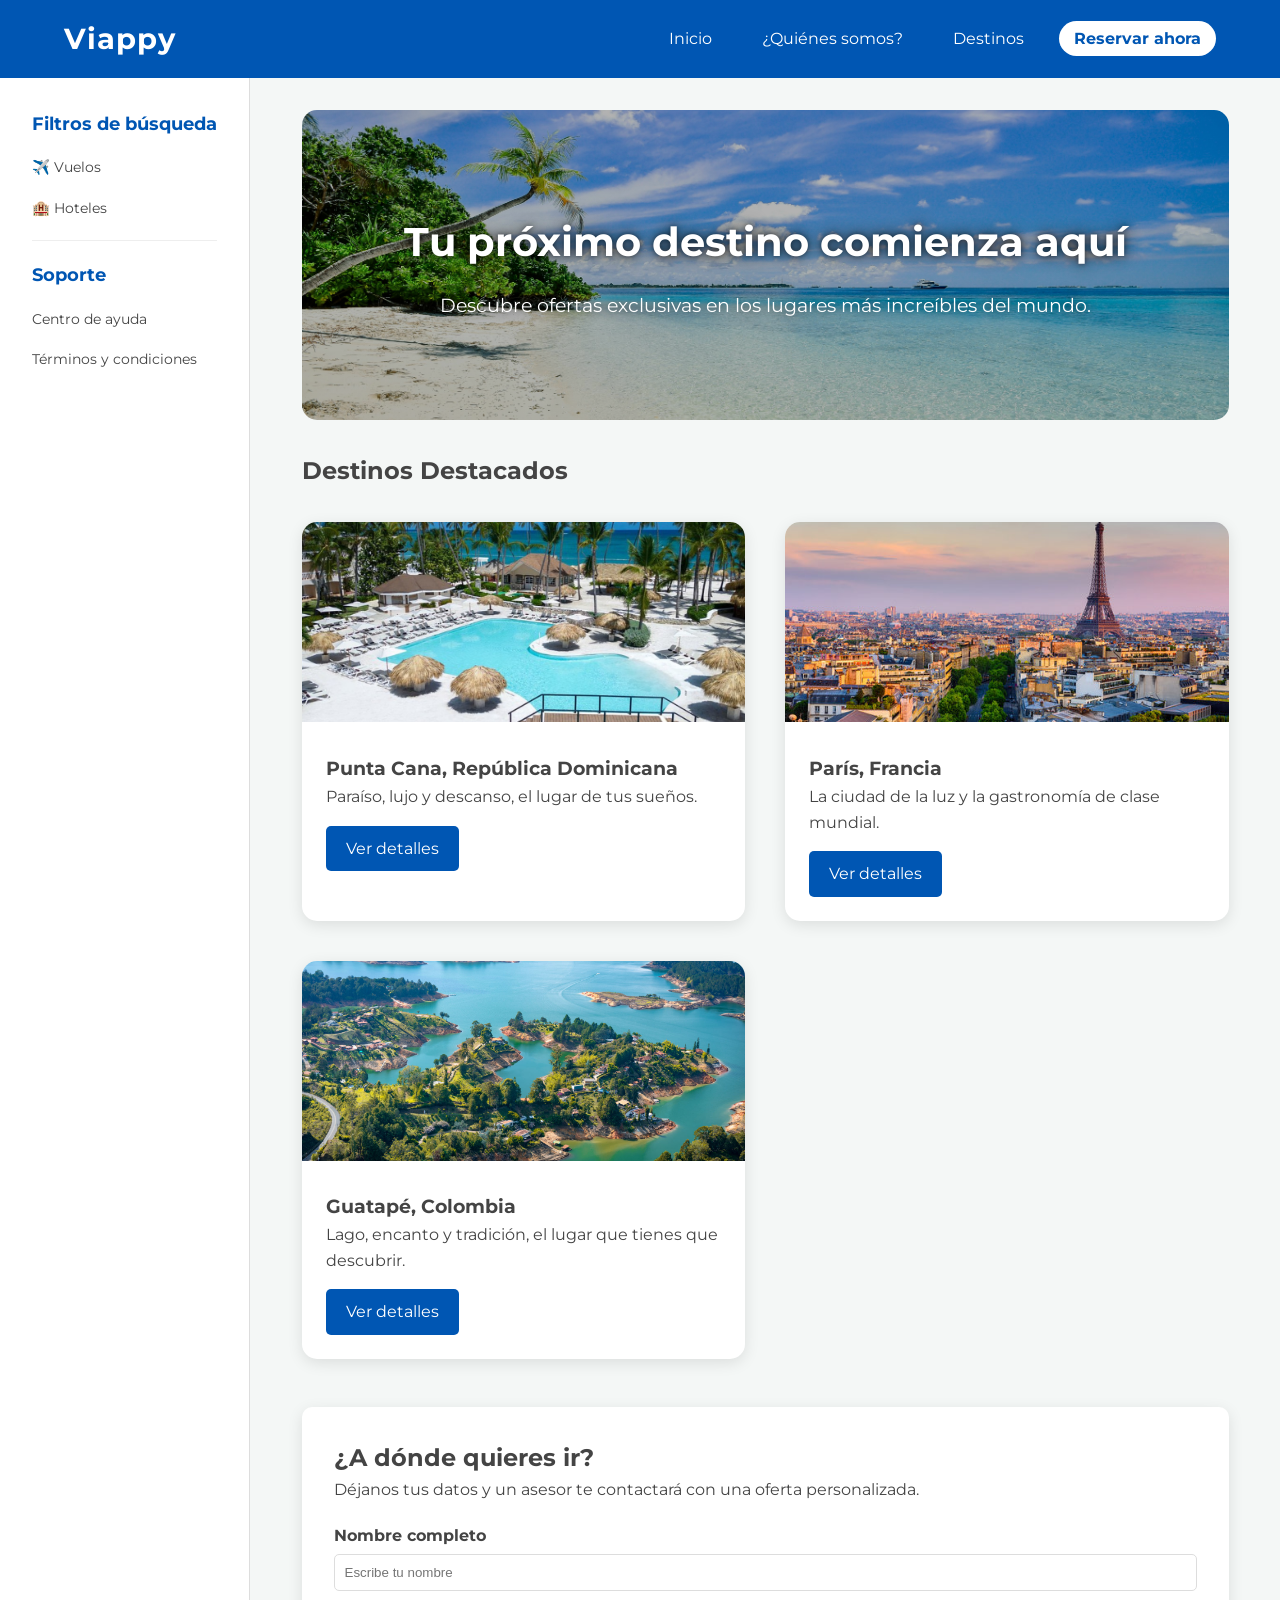
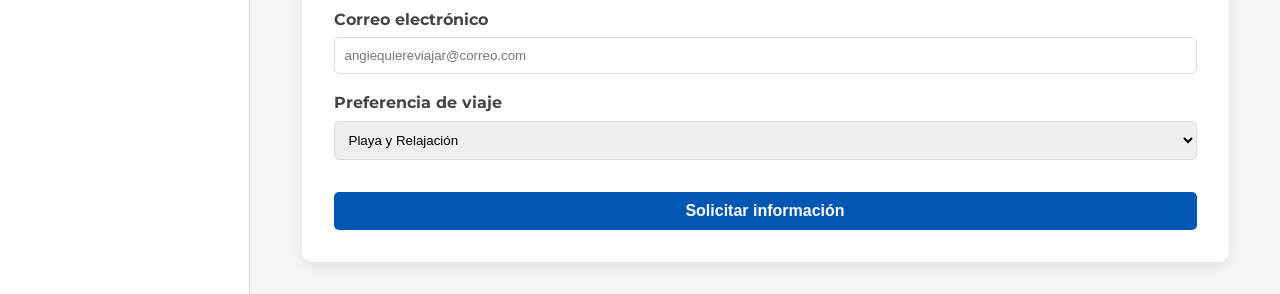
<file: index.html>
<!DOCTYPE html>
<html lang="es">
<head>
    <meta charset="UTF-8">
    <meta name="author" content="Valencia Serrano Cynthia Carolina">
    <meta name="viewport" content="width=device-width, initial-scale=1.0">
    <title>Viappy | Explora el mundo</title>
    <link href="https://fonts.googleapis.com/css2?family=Montserrat:wght@300;400;700&display=swap" rel="stylesheet">
    <link rel="stylesheet" href="css/mis-estilos.css">
</head>
<body>

    <nav class="navbar">
        <div class="logo">Viappy</div>
        <ul class="nav-links">
            <li><a href="#">Inicio</a></li>
            <li><a href="paginas/quienesomos.html">¿Quiénes somos?</a></li>
            <li><a href="paginas/destinos.html">Destinos</a></li>
            <li><a href="paginas/reserva.html" class="btn-nav">Reservar ahora</a></li>
        </ul>
    </nav>

    <div class="main-container">
        <aside class="sidebar">
            <h3>Filtros de búsqueda</h3>
            <ul>
                <li><a href="#">✈️ Vuelos </a></li>
                <li><a href="#">🏨 Hoteles </a></li>
            </ul>
            <hr style="margin: 20px 0; border: 0; border-top: 1px solid #eee;">
            <h3>Soporte</h3>
            <ul>
                <li><a href="#">Centro de ayuda</a></li>
                <li><a href="#">Términos y condiciones</a></li>
            </ul>
        </aside>

        <main class="content">
            <header class="hero">
                <h1>Tu próximo destino comienza aquí</h1>
                <p>Descubre ofertas exclusivas en los lugares más increíbles del mundo.</p>
            </header>

            <h2>Destinos Destacados</h2>
            <div class="destinos-grid">
                <!-- Tarjeta 1 -->
                <article class="card">
                    <img src="images/puntacanaviappy.jpg" alt="Bali">
                    <div class="card-body">
                        <h3>Punta Cana, República Dominicana</h3>
                        <p>Paraíso, lujo y descanso, el lugar de tus sueños.</p>
                        <a href="#" class="btn-card">Ver detalles</a>
                    </div>
                </article>

                <!-- Tarjeta 3 -->
                <article class="card">
                    <img src="images/parisfranciaviappy.jpg" alt="París">
                    <div class="card-body">
                        <h3>París, Francia</h3>
                        <p>La ciudad de la luz y la gastronomía de clase mundial.</p>
                        <a href="#" class="btn-card">Ver detalles</a>
                    </div>
                </article>

                                <article class="card">
                    <img src="images/guatapeviappy.jpg" alt="Venecia">
                    <div class="card-body">
                        <h3>Guatapé, Colombia</h3>
                        <p>Lago, encanto y tradición, el lugar que tienes que descubrir.</p>
                        <a href="#" class="btn-card">Ver detalles</a>
                    </div>
                </article>

            </div>
            <section class="form-section">
                <h2>¿A dónde quieres ir?</h2>
                <p>Déjanos tus datos y un asesor te contactará con una oferta personalizada.</p>
                <form style="margin-top: 20px;">
                    <div class="form-group">
                        <label>Nombre completo</label>
                        <input type="text" placeholder="Escribe tu nombre">
                    </div>
                    <div class="form-group">
                        <label>Correo electrónico</label>
                        <input type="email" placeholder="angiequiereviajar@correo.com">
                    </div>
                    <div class="form-group">
                        <label>Preferencia de viaje</label>
                        <select>
                            <option>Playa y Relajación</option>
                            <option>Aventura y Montaña</option>
                            <option>Cultura y Ciudad</option>
                        </select>
                    </div>
                    <button type="submit" class="btn-card" style="border: none; width: 100%; cursor: pointer; font-size: 1rem; font-weight: bold;">
                        Solicitar información
                    </button>
                </form>
            </section>
        </main>
    </div>

</body>
</html>
</file>
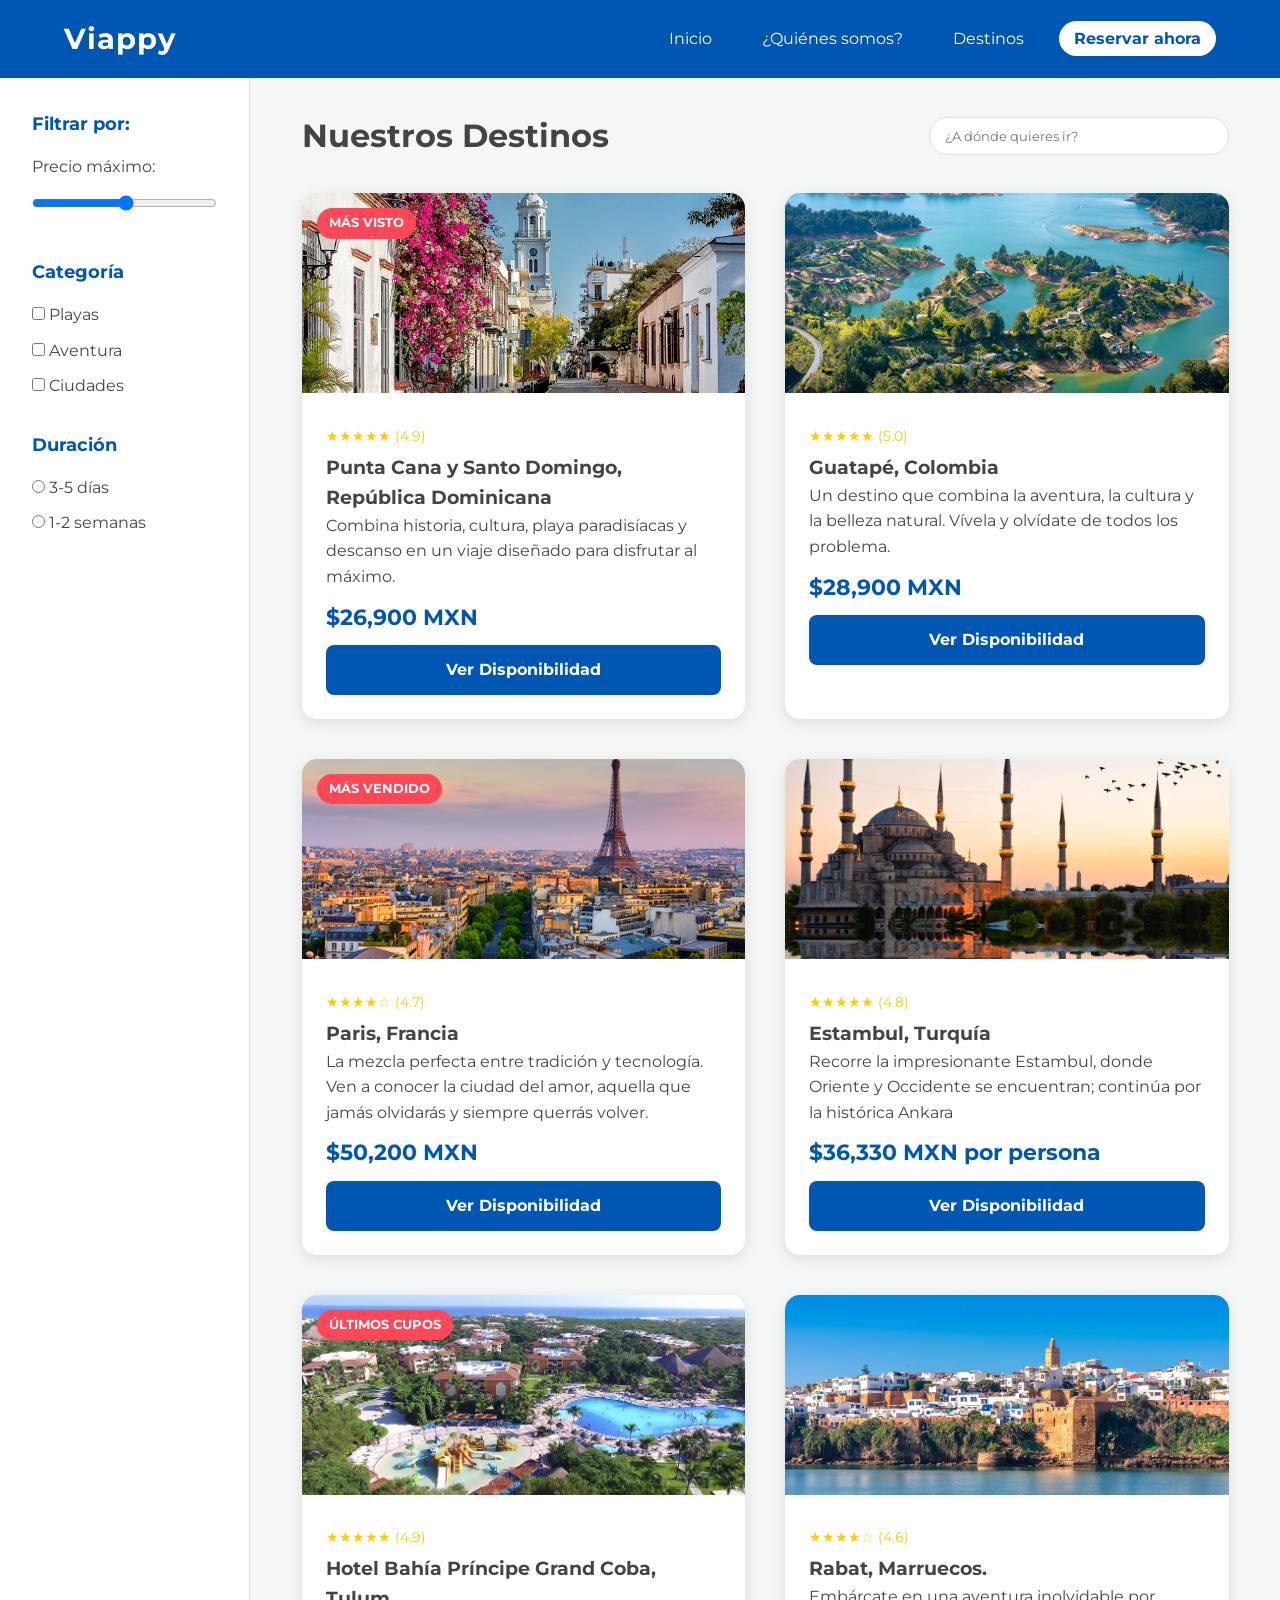
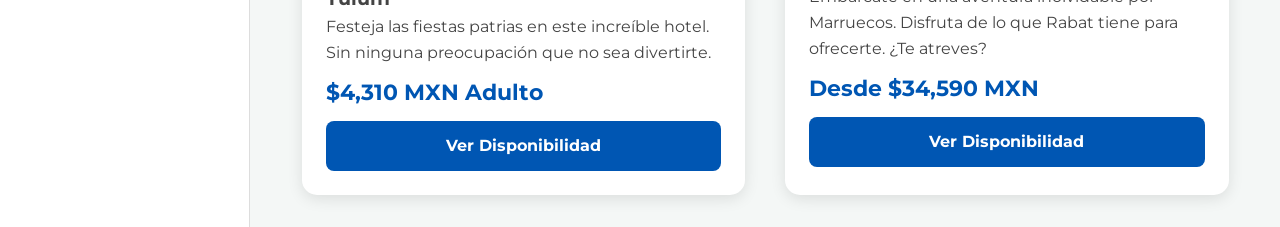
<file: paginas/destinos.html>
<!DOCTYPE html>
<html lang="es">
<head>
    <meta charset="UTF-8">
    <meta name="author" content="Novelo Chan Mabel Alejandra">
    <meta name="viewport" content="width=device-width, initial-scale=1.0">
    <title>Destinos | Viappy</title>
    <link href="https://fonts.googleapis.com/css2?family=Montserrat:wght@300;400;700&display=swap" rel="stylesheet">
    <link rel="stylesheet" href="../css/mis-estilos.css">
</head>
<body>

    <nav class="navbar">
        <a href="index.html" class="logo">Viappy</a>
        <ul class="nav-links">
            <li><a href="../index.html">Inicio</a></li>
            <li><a href="quienesomos.html">¿Quiénes somos?</a></li>
            <li><a href="#">Destinos</a></li>
            <li><a href="reserva.html" class="btn-nav">Reservar ahora</a></li>
        </ul>
    </nav>

    <div class="main-container">
        <aside class="sidebar">
            <h3>Filtrar por:</h3>
            <p>Precio máximo:</p>
            <input type="range" min="500" max="5000" step="100">
            
            <h3 style="margin-top: 2rem;">Categoría</h3>
            <label style="display: block; margin-bottom: 10px;"><input type="checkbox"> Playas</label>
            <label style="display: block; margin-bottom: 10px;"><input type="checkbox"> Aventura</label>
            <label style="display: block; margin-bottom: 10px;"><input type="checkbox"> Ciudades</label>
            
            <h3 style="margin-top: 2rem;">Duración</h3>
            <label style="display: block; margin-bottom: 10px;"><input type="radio" name="dur"> 3-5 días</label>
            <label style="display: block; margin-bottom: 10px;"><input type="radio" name="dur"> 1-2 semanas</label>
        </aside>

        <main class="content">
            <header class="destinos-header">
                <h1>Nuestros Destinos</h1>
                <input type="text" class="search-box" placeholder="¿A dónde quieres ir?">
            </header>

            <div class="destinos-grid">
                <article class="card">
                    <span class="badge">MÁS VISTO</span>
                    <img src="../images/santodomingo.jpg" class="card-img" alt="Pueblo Mágico">
                    <div class="card-body">
                        <div class="rating">★★★★★ (4.9)</div>
                        <h3>Punta Cana y Santo Domingo, República Dominicana</h3>
                        <p>Combina historia, cultura, playa paradisíacas y descanso en un viaje diseñado para disfrutar al máximo.</p>
                        <div class="price-tag">$26,900 MXN</div>
                        <a href="#" class="btn-ver">Ver Disponibilidad</a>
                    </div>
                </article>

                <article class="card">
                    <img src="../images/guatapeviappy.jpg" class="card-img" alt="Santorini">
                    <div class="card-body">
                        <div class="rating">★★★★★ (5.0)</div>
                        <h3>Guatapé, Colombia</h3>
                        <p>Un destino que combina la aventura, la cultura y la belleza natural. Vívela y olvídate de todos los problema.</p>
                        <div class="price-tag">$28,900 MXN</div>
                        <a href="#" class="btn-ver">Ver Disponibilidad</a>
                    </div>
                </article>

                <article class="card">
                    <span class="badge">MÁS VENDIDO</span>
                    <img src="../images/parisfranciaviappy.jpg" class="card-img" alt="Tokio">
                    <div class="card-body">
                        <div class="rating">★★★★☆ (4.7)</div>
                        <h3>Paris, Francia</h3>
                        <p>La mezcla perfecta entre tradición y tecnología. Ven a conocer la ciudad del amor, aquella que jamás olvidarás y siempre querrás volver.</p>
                        <div class="price-tag">$50,200 MXN</div>
                        <a href="#" class="btn-ver">Ver Disponibilidad</a>
                    </div>
                </article>

                <article class="card">
                    <img src="../images/estambul.jpg" class="card-img" alt="Suiza">
                    <div class="card-body">
                        <div class="rating">★★★★★ (4.8)</div>
                        <h3>Estambul, Turquía</h3>
                        <p> Recorre la impresionante Estambul, donde Oriente y Occidente se encuentran; continúa por la histórica Ankara</p>
                        <div class="price-tag">$36,330 MXN por persona</div>
                        <a href="#" class="btn-ver">Ver Disponibilidad</a>
                    </div>
                </article>

                <article class="card">
                    <span class="badge">ÚLTIMOS CUPOS</span>
                    <img src="../images/bahiaprincipe.jpg" class="card-img" alt="Bali">
                    <div class="card-body">
                        <div class="rating">★★★★★ (4.9)</div>
                        <h3>Hotel Bahía Príncipe Grand Coba, Tulum</h3>
                        <p>Festeja las fiestas patrias en este increíble hotel. Sin ninguna preocupación que no sea divertirte. </p>
                        <div class="price-tag">$4,310 MXN Adulto</div>
                        <a href="#" class="btn-ver">Ver Disponibilidad</a>
                    </div>
                </article>

                <article class="card">
                    <img src="../images/rabatmarruecos.jpg" class="card-img" alt="Nueva York">
                    <div class="card-body">
                        <div class="rating">★★★★☆ (4.6)</div>
                        <h3>Rabat, Marruecos.</h3>
                        <p>Embárcate en una aventura inolvidable por Marruecos. Disfruta de lo que Rabat tiene para ofrecerte. ¿Te atreves?</p>
                        <div class="price-tag">Desde $34,590 MXN</div>
                        <a href="#" class="btn-ver">Ver Disponibilidad</a>
                    </div>
                </article>
            </div>
        </main>
    </div>

</body>
</html>
</file>
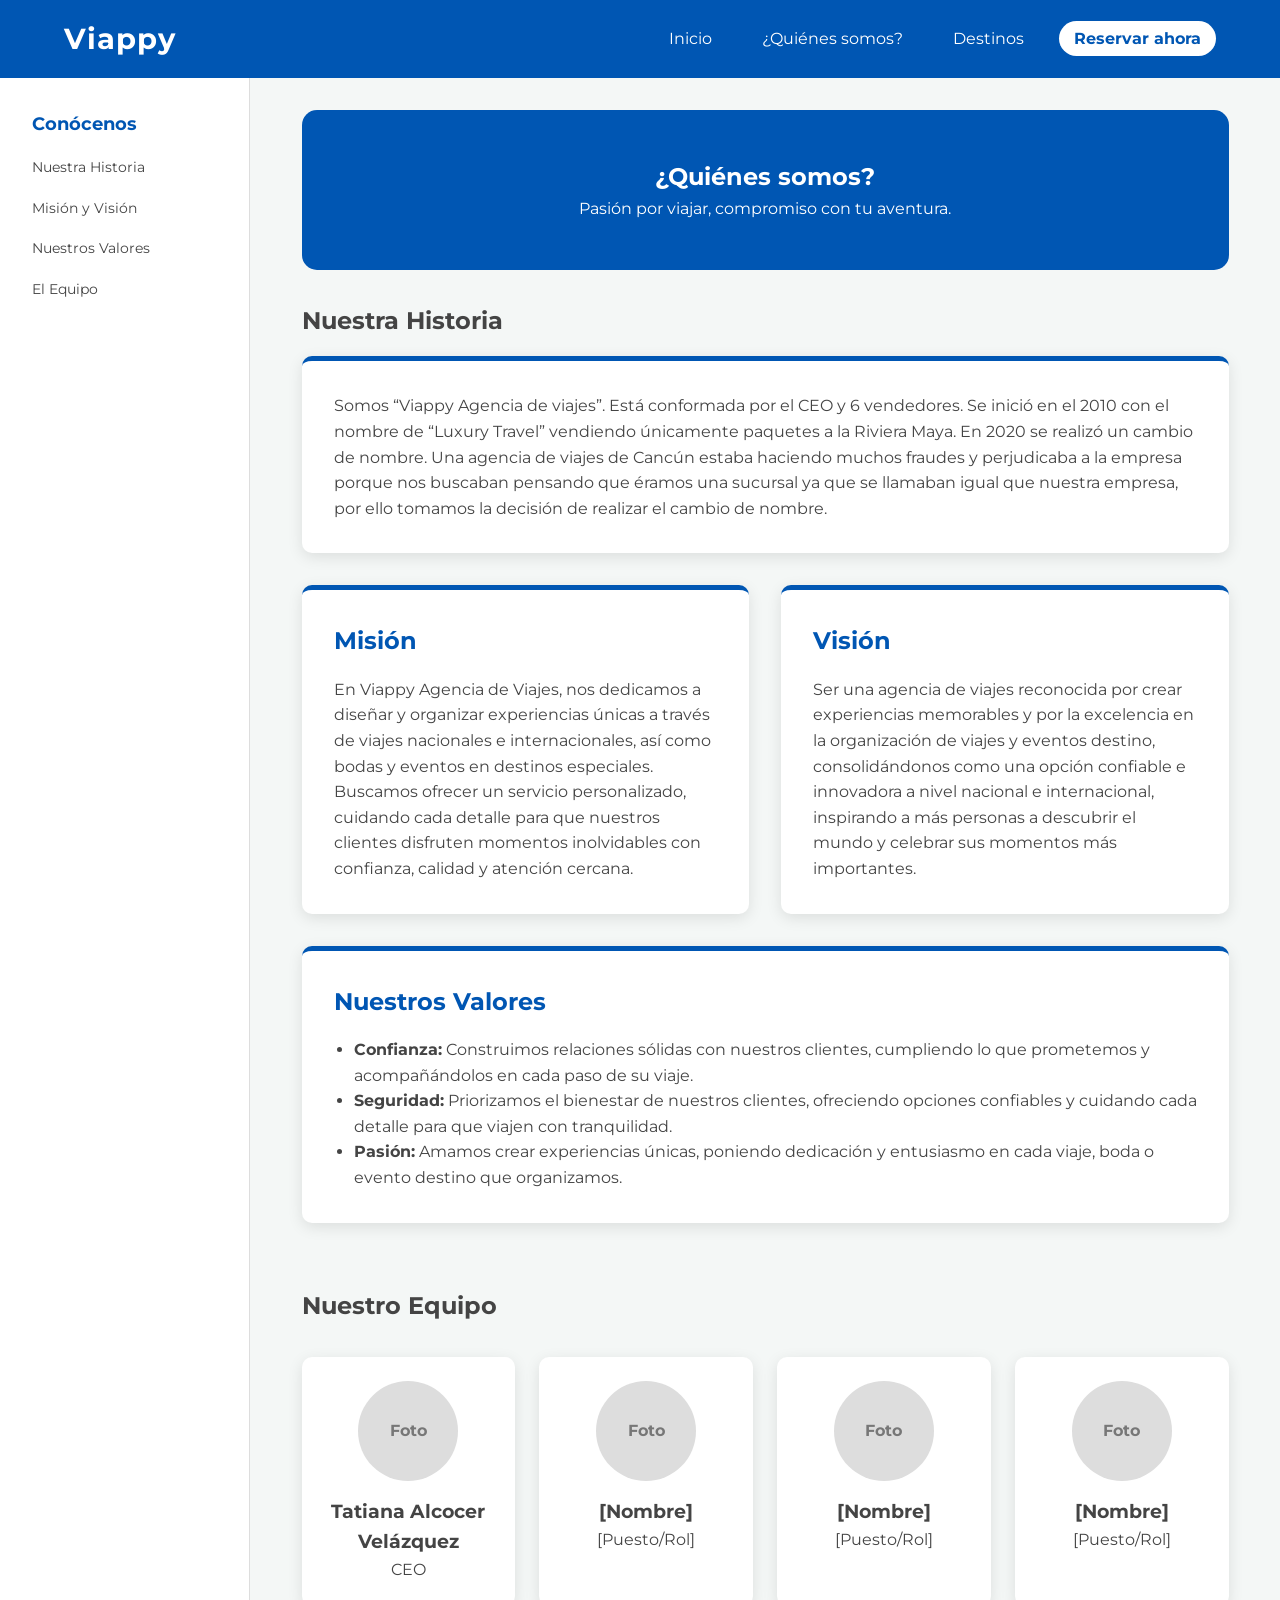
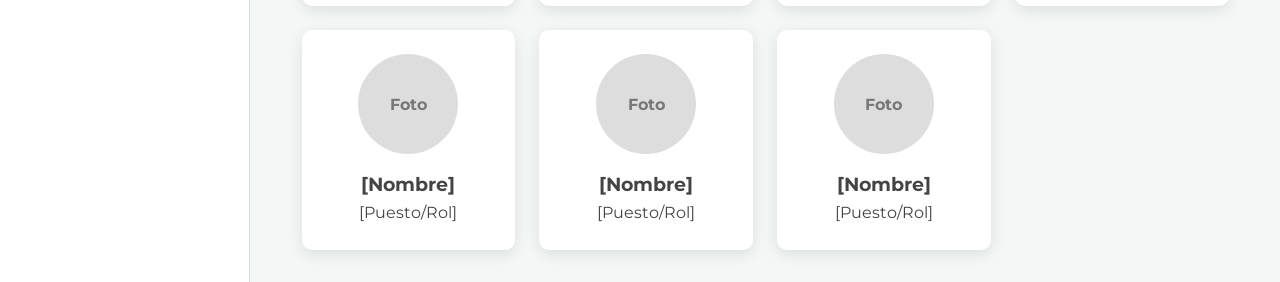
<file: paginas/quienesomos.html>
<!DOCTYPE html>
<html lang="es">
<head>
    <meta charset="UTF-8">
    <meta name="author" content="Avilés Jiménez Víctor Antonio">
    <meta name="viewport" content="width=device-width, initial-scale=1.0">
    <title>¿Quiénes Somos? | Viappy</title>
    <link href="https://fonts.googleapis.com/css2?family=Montserrat:wght@300;400;700&display=swap" rel="stylesheet">
    <link rel="stylesheet" href="../css/mis-estilos.css">
</head>
<body>

    <nav class="navbar">
        <a href="index.html" class="logo">Viappy</a>
        <ul class="nav-links">
            <li><a href="../index.html">Inicio</a></li>
            <li><a href="#">¿Quiénes somos?</a></li>
            <li><a href="destinos.html">Destinos</a></li>
            <li><a href="reserva.html" class="btn-nav">Reservar ahora</a></li>
        </ul>
    </nav>

    <div class="main-container">
        <aside class="sidebar">
            <h3>Conócenos</h3>
            <ul>
                <li><a href="#historia">Nuestra Historia</a></li>
                <li><a href="#mision">Misión y Visión</a></li>
                <li><a href="#valores">Nuestros Valores</a></li>
                <li><a href="#equipo">El Equipo</a></li>
            </ul>
        </aside>

        <main class="content">
            <section class="info-header">
                <h1>¿Quiénes somos?</h1>
                <p>Pasión por viajar, compromiso con tu aventura.</p>
            </section>

            <section id="historia">
                <h2>Nuestra Historia</h2>
                <div class="info-card" style="margin-top: 1rem;">
                    <p>Somos “Viappy Agencia de viajes”. Está conformada por el CEO y 6 vendedores.
                    Se inició en el 2010 con el nombre de “Luxury Travel” vendiendo únicamente paquetes a la Riviera Maya. En 2020 se realizó un cambio de nombre. Una agencia de viajes de Cancún estaba haciendo muchos fraudes y perjudicaba a la empresa porque nos buscaban pensando que éramos una sucursal ya que se llamaban igual que nuestra empresa, por ello tomamos la decisión de realizar el cambio de nombre.
                    </p>
                </div>
            </section>

            <div class="grid-info">
                <section id="mision" class="info-card">
                    <h2>Misión</h2>
                    <p>En Viappy Agencia de Viajes, nos dedicamos a diseñar y organizar experiencias únicas a través de viajes nacionales e internacionales, así como bodas y eventos en destinos especiales. Buscamos ofrecer un servicio personalizado, cuidando cada detalle para que nuestros clientes disfruten momentos inolvidables con confianza, calidad y atención cercana.
                    </p>
                </section>

                <section id="vision" class="info-card">
                    <h2>Visión</h2>
                    <p>Ser una agencia de viajes reconocida por crear experiencias memorables y por la excelencia en la organización de viajes y eventos destino, consolidándonos como una opción confiable e innovadora a nivel nacional e internacional, inspirando a más personas a descubrir el mundo y celebrar sus momentos más importantes.</p>
                </section>
            </div>

            <section id="valores" class="info-card" style="margin-top: 2rem;">
                <h2>Nuestros Valores</h2>
                <ul style="margin-left: 20px; margin-top: 10px;">
                    <li><strong>Confianza:</strong> Construimos relaciones sólidas con nuestros clientes, cumpliendo lo que prometemos y acompañándolos en cada paso de su viaje.</li>
                    <li><strong>Seguridad:</strong> Priorizamos el bienestar de nuestros clientes, ofreciendo opciones confiables y cuidando cada detalle para que viajen con tranquilidad.</li>
                    <li><strong>Pasión:</strong> Amamos crear experiencias únicas, poniendo dedicación y entusiasmo en cada viaje, boda o evento destino que organizamos.</li>
                </ul>
            </section>

            <section id="equipo" class="team-section">
                <h2>Nuestro Equipo</h2>
                <div class="team-grid">
                    <article class="member-card">
                        <div class="member-photo">Foto</div>
                        <h3>Tatiana Alcocer Velázquez </h3>
                        <p>CEO</p>
                    </article>
                    <article class="member-card">
                        <div class="member-photo">Foto</div>
                        <h3>[Nombre]</h3>
                        <p>[Puesto/Rol]</p>
                    </article>
                    <article class="member-card">
                        <div class="member-photo">Foto</div>
                        <h3>[Nombre]</h3>
                        <p>[Puesto/Rol]</p>
                    </article>
                    <article class="member-card">
                        <div class="member-photo">Foto</div>
                        <h3>[Nombre]</h3>
                        <p>[Puesto/Rol]</p>
                    </article>
                    <article class="member-card">
                        <div class="member-photo">Foto</div>
                        <h3>[Nombre]</h3>
                        <p>[Puesto/Rol]</p>
                    </article>
                    <article class="member-card">
                        <div class="member-photo">Foto</div>
                        <h3>[Nombre]</h3>
                        <p>[Puesto/Rol]</p>
                    </article>
                    <article class="member-card">
                        <div class="member-photo">Foto</div>
                        <h3>[Nombre]</h3>
                        <p>[Puesto/Rol]</p>
                    </article>
                </div>
            </section>
        </main>
    </div>

</body>
</html>
</file>
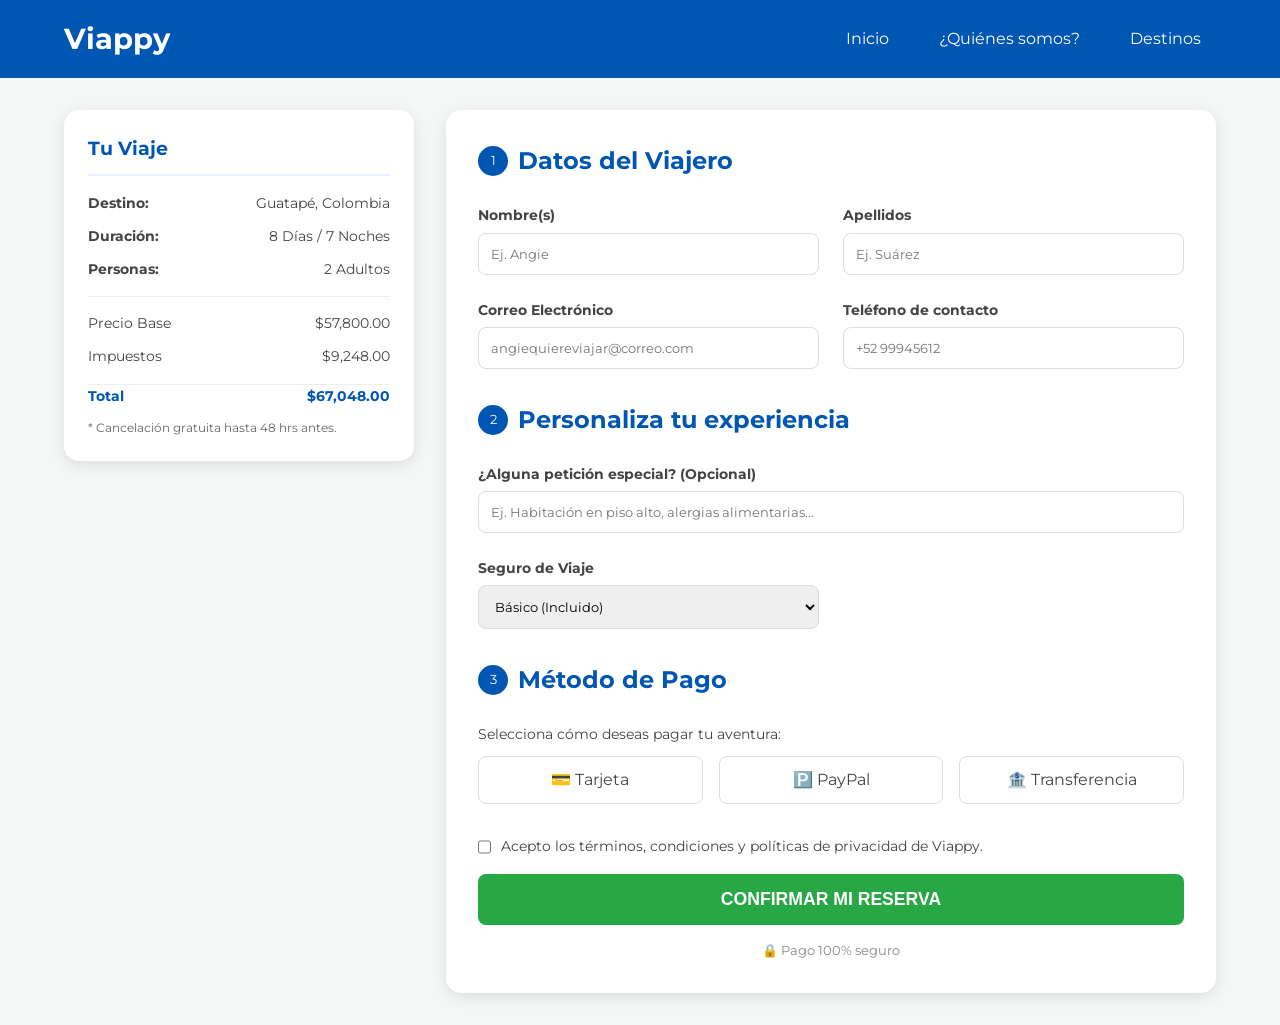
<file: paginas/reserva.html>
<!DOCTYPE html>
<html lang="es">
<head>
    <meta charset="UTF-8">
    <meta name="author" content="Paredes Mena Ingrid Belén">
    <meta name="viewport" content="width=device-width, initial-scale=1.0">
    <title>Reserva tu Viaje | Viappy</title>
    <link href="https://fonts.googleapis.com/css2?family=Montserrat:wght@300;400;700&display=swap" rel="stylesheet">
    <style>
        :root {
            --azul-principal: #0056b3;
            --azul-oscuro: #003d80;
            --azul-claro: #e7f1ff;
            --blanco: #ffffff;
            --gris-texto: #444;
            --verde-exito: #28a745;
            --sombra: 0 4px 15px rgba(0,0,0,0.1);
        }

        * { box-sizing: border-box; margin: 0; padding: 0; }

        body {
            font-family: 'Montserrat', sans-serif;
            line-height: 1.6;
            color: var(--gris-texto);
            background-color: #f4f7f6;
        }

        .navbar {
            background-color: var(--azul-principal);
            padding: 1rem 5%;
            display: flex;
            justify-content: space-between;
            align-items: center;
            position: sticky;
            top: 0;
            z-index: 1000;
            color: white;
        }

        .logo { font-size: 1.8rem; font-weight: 700; text-decoration: none; color: white; }

        .nav-links { display: flex; gap: 20px; list-style: none; }
        .nav-links a { color: white; text-decoration: none; padding: 8px 15px; }


        .main-container {
            display: grid;
            grid-template-columns: 350px 1fr;
            gap: 2rem;
            padding: 2rem 5%;
            max-width: 1400px;
            margin: 0 auto;
        }

        .resumen-sidebar {
            background-color: var(--blanco);
            padding: 1.5rem;
            border-radius: 15px;
            box-shadow: var(--sombra);
            height: fit-content;
            position: sticky;
            top: 100px;
        }

        .resumen-sidebar h3 { color: var(--azul-principal); border-bottom: 2px solid var(--azul-claro); padding-bottom: 10px; margin-bottom: 1rem; }
        
        .detalle-item { display: flex; justify-content: space-between; margin-bottom: 10px; font-size: 0.9rem; }
        .total-pago { font-size: 1.5rem; font-weight: 700; color: var(--azul-principal); margin-top: 1rem; border-top: 1px solid #eee; pt: 10px; }

        /* Contenido del Formulario */
        .booking-content { background: white; padding: 2rem; border-radius: 15px; box-shadow: var(--sombra); }

        .section-title { display: flex; align-items: center; gap: 10px; margin-bottom: 1.5rem; color: var(--azul-principal); }
        .step-num { background: var(--azul-principal); color: white; width: 30px; height: 30px; border-radius: 50%; display: flex; align-items: center; justify-content: center; font-size: 0.8rem; }

        .grid-form { display: grid; grid-template-columns: 1fr 1fr; gap: 1.5rem; margin-bottom: 2rem; }
        
        .form-group { display: flex; flex-direction: column; }
        .form-group label { font-weight: 700; margin-bottom: 5px; font-size: 0.9rem; }
        .form-group input, .form-group select { padding: 12px; border: 1px solid #ddd; border-radius: 8px; font-family: inherit; }

        .full-width { grid-column: span 2; }

        /* Métodos de Pago Simulados */
        .payment-methods { display: flex; gap: 1rem; margin-top: 10px; }
        .method { border: 1px solid #ddd; padding: 10px; border-radius: 8px; flex: 1; text-align: center; cursor: pointer; transition: 0.3s; }
        .method:hover { border-color: var(--azul-principal); background: var(--azul-claro); }

        .btn-confirmar {
            width: 100%;
            background: var(--verde-exito);
            color: white;
            border: none;
            padding: 15px;
            border-radius: 8px;
            font-size: 1.1rem;
            font-weight: 700;
            cursor: pointer;
            transition: 0.3s;
            margin-top: 1rem;
        }

        .btn-confirmar:hover { background: #218838; transform: translateY(-2px); }

        .secure-note { font-size: 0.8rem; text-align: center; margin-top: 1rem; color: #888; }

        @media (max-width: 900px) {
            .main-container { grid-template-columns: 1fr; }
            .resumen-sidebar { order: -1; position: static; }
            .grid-form { grid-template-columns: 1fr; }
            .full-width { grid-column: span 1; }
        }
    </style>
</head>
<body>

    <nav class="navbar">
        <a href="index.html" class="logo">Viappy</a>
        <ul class="nav-links">
            <li><a href="../index.html">Inicio</a></li>
            <li><a href="quienesomos.html">¿Quiénes somos?</a></li>
            <li><a href="destinos.html">Destinos</a></li>
        </ul>
    </nav>

    <div class="main-container">
        <!-- Sidebar: Resumen de lo que el usuario está reservando -->
        <aside class="resumen-sidebar">
            <h3>Tu Viaje</h3>
            <div class="detalle-item"><strong>Destino:</strong> <span>Guatapé, Colombia</span></div>
            <div class="detalle-item"><strong>Duración:</strong> <span>8 Días / 7 Noches</span></div>
            <div class="detalle-item"><strong>Personas:</strong> <span>2 Adultos</span></div>
            <hr style="margin: 15px 0; border: 0; border-top: 1px solid #eee;">
            <div class="detalle-item"><span>Precio Base</span> <span>$57,800.00</span></div>
            <div class="detalle-item"><span>Impuestos</span> <span>$9,248.00</span></div>
            <div class="total-pago">
                <div class="detalle-item"><span>Total</span> <span>$67,048.00</span></div>
            </div>
            <p style="font-size: 0.75rem; color: #666; margin-top: 10px;">* Cancelación gratuita hasta 48 hrs antes.</p>
        </aside>

        <!-- Formulario Principal -->
        <main class="booking-content">
            <form>
                <!-- Paso 1: Información del Viajero -->
                <div class="section-title">
                    <span class="step-num">1</span>
                    <h2>Datos del Viajero</h2>
                </div>
                <div class="grid-form">
                    <div class="form-group">
                        <label>Nombre(s)</label>
                        <input type="text" placeholder="Ej. Angie">
                    </div>
                    <div class="form-group">
                        <label>Apellidos</label>
                        <input type="text" placeholder="Ej. Suárez">
                    </div>
                    <div class="form-group">
                        <label>Correo Electrónico</label>
                        <input type="email" placeholder="angiequiereviajar@correo.com">
                    </div>
                    <div class="form-group">
                        <label>Teléfono de contacto</label>
                        <input type="tel" placeholder="+52 99945612">
                    </div>
                </div>

                <div class="section-title">
                    <span class="step-num">2</span>
                    <h2>Personaliza tu experiencia</h2>
                </div>
                <div class="grid-form">
                    <div class="form-group full-width">
                        <label>¿Alguna petición especial? (Opcional)</label>
                        <input type="text" placeholder="Ej. Habitación en piso alto, alergias alimentarias...">
                    </div>
                    <div class="form-group">
                        <label>Seguro de Viaje</label>
                        <select>
                            <option>Básico (Incluido)</option>
                            <option>Premium (+ $1,000 MXN)</option>
                            <option>Sin seguro</option>
                        </select>
                    </div>
                </div>

                <!-- Paso 3: Pago -->
                <div class="section-title">
                    <span class="step-num">3</span>
                    <h2>Método de Pago</h2>
                </div>
                <p style="font-size: 0.9rem; margin-bottom: 10px;">Selecciona cómo deseas pagar tu aventura:</p>
                <div class="payment-methods">
                    <div class="method">💳 Tarjeta</div>
                    <div class="method">🅿️ PayPal</div>
                    <div class="method">🏦 Transferencia</div>
                </div>

                <div style="margin-top: 2rem;">
                    <label style="font-size: 0.85rem; display: flex; gap: 10px; cursor: pointer;">
                        <input type="checkbox"> Acepto los términos, condiciones y políticas de privacidad de Viappy.
                    </label>
                    <button type="submit" class="btn-confirmar">CONFIRMAR MI RESERVA</button>
                    <p class="secure-note">🔒 Pago 100% seguro</p>
                </div>
            </form>
        </main>
    </div>

</body>
</html>
</file>
<file: css/mis-estilos.css>
<style>
        :root {
            --azul-principal: #0056b3;
            --azul-oscuro: #003d80;
            --azul-claro: #e7f1ff;
            --blanco: #ffffff;
            --gris-texto: #444;
            --sombra: 0 4px 15px rgba(0,0,0,0.1);
        }

        * {
            box-sizing: border-box;
            margin: 0;
            padding: 0;
        }

        body {
            font-family: 'Montserrat', sans-serif;
            line-height: 1.6;
            color: var(--gris-texto);
            background-color: #f4f7f6;
        }

        .navbar {
            background-color: var(--azul-principal);
            padding: 1rem 5%;
            display: flex;
            justify-content: space-between;
            align-items: center;
            position: sticky;
            top: 0;
            z-index: 1000;
            color: white;
        }

        .logo {
            font-size: 1.8rem;
            font-weight: 700;
            letter-spacing: 1px;
        }

        .nav-links {
            display: flex;
            gap: 20px;
            list-style: none;
        }

        .nav-links a {
            color: white;
            text-decoration: none;
            font-weight: 400;
            padding: 8px 15px;
            transition: 0.3s;
        }

        .nav-links a.btn-nav {
            background-color: var(--blanco);
            color: var(--azul-principal);
            border-radius: 20px;
            font-weight: 700;
        }

        .nav-links a:hover:not(.btn-nav) {
            color: var(--azul-claro);
        }

        .main-container {
            display: grid;
            grid-template-columns: 250px 1fr;
            min-height: 100vh;
        }

        .sidebar {
            background-color: var(--blanco);
            padding: 2rem;
            border-right: 1px solid #ddd;
        }

        .sidebar h3 {
            color: var(--azul-principal);
            margin-bottom: 1rem;
            font-size: 1.1rem;
        }

        .sidebar ul {
            list-style: none;
        }

        .sidebar li {
            margin-bottom: 15px;
        }

        .sidebar a {
            text-decoration: none;
            color: var(--gris-texto);
            font-size: 0.9rem;
        }

        .sidebar a:hover {
            color: var(--azul-principal);
        }

        .content {
            padding: 2rem 5%;
        }

        .hero {

            background: linear-gradient(rgba(0, 0, 0, 0.3), rgba(0, 0, 0, 0.3)), 
                        url('../images/imagenplaya.jpg'); 
            background-size: cover;
            background-position: center;
            color: white;
            padding: 6rem 2rem; 
            border-radius: 15px;
            text-align: center;
            margin-bottom: 2rem;
            display: flex;
            flex-direction: column;
            justify-content: center;
            align-items: center;
            min-height: 310px;
        }

        .hero h1 {
            font-size: 2.5rem;
            margin-bottom: 1rem;
            text-shadow: 0 0 15px rgba(0, 0, 0, 0.8), 0 0 5px rgba(0, 0, 0, 0.5);
        }

        .hero p {
            font-size: 1.2rem;
            max-width: 700px;
            text-shadow: 0 0 10px rgba(0, 0, 0, 0.8);
        }

        /* Grid de Tarjetas */
        .destinos-grid {
            display: grid;
            grid-template-columns: repeat(auto-fit, minmax(280px, 1fr));
            gap: 2rem;
            margin-top: 2rem;
        }

        .card {
            background: white;
            border-radius: 10px;
            overflow: hidden;
            box-shadow: var(--sombra);
            transition: transform 0.3s;
        }

        .card:hover {
            transform: translateY(-5px);
        }

        .card img {
            width: 100%;
            height: 200px;
            object-fit: cover;
        }

        .card-body {
            padding: 1.5rem;
        }

        .btn-card {
            display: inline-block;
            background: var(--azul-principal);
            color: white;
            padding: 10px 20px;
            text-decoration: none;
            border-radius: 5px;
            margin-top: 1rem;
        }

        .form-section {
            background: var(--blanco);
            padding: 2rem;
            border-radius: 10px;
            margin-top: 3rem;
            box-shadow: var(--sombra);
        }

        .form-group {
            margin-bottom: 1rem;
        }

        .form-group label {
            display: block;
            margin-bottom: 5px;
            font-weight: 700;
        }

        .form-group input, .form-group select {
            width: 100%;
            padding: 10px;
            border: 1px solid #ddd;
            border-radius: 5px;
        }

        @media (max-width: 768px) {
            .main-container {
                grid-template-columns: 1fr; 
            }

            .sidebar {
                display: none;
            }

            .nav-links {
                display: none; 
            }
        }

                :root {
            --azul-principal: #0056b3;
            --azul-oscuro: #003d80;
            --azul-claro: #e7f1ff;
            --blanco: #ffffff;
            --gris-texto: #444;
            --sombra: 0 4px 15px rgba(0,0,0,0.1);
        }

        * { box-sizing: border-box; margin: 0; padding: 0; }

        body {
            font-family: 'Montserrat', sans-serif;
            line-height: 1.6;
            color: var(--gris-texto);
            background-color: #f4f7f6;
        }

        .navbar {
            background-color: var(--azul-principal);
            padding: 1rem 5%;
            display: flex;
            justify-content: space-between;
            align-items: center;
            position: sticky;
            top: 0;
            z-index: 1000;
            color: white;
        }

        .logo { font-size: 1.8rem; font-weight: 700; text-decoration: none; color: white; }

        .nav-links { display: flex; gap: 20px; list-style: none; }
        .nav-links a { color: white; text-decoration: none; padding: 8px 15px; }
        .nav-links a.btn-nav { background-color: var(--blanco); color: var(--azul-principal); border-radius: 20px; font-weight: 700; }

        .main-container {
            display: grid;
            grid-template-columns: 250px 1fr;
            min-height: 100vh;
        }

        .sidebar { background-color: var(--blanco); padding: 2rem; border-right: 1px solid #ddd; }
        .sidebar h3 { color: var(--azul-principal); margin-bottom: 1rem; font-size: 1.1rem; }
        .sidebar ul { list-style: none; }
        .sidebar li { margin-bottom: 15px; }
        .sidebar a { text-decoration: none; color: var(--gris-texto); font-size: 0.9rem; }

        .content { padding: 2rem 5%; }

        .info-header {
            background-color: var(--azul-principal);
            color: white;
            padding: 3rem 2rem;
            border-radius: 15px;
            margin-bottom: 2rem;
            text-align: center;
        }

        .grid-info {
            display: grid;
            grid-template-columns: repeat(auto-fit, minmax(300px, 1fr));
            gap: 2rem;
            margin-top: 2rem;
        }

        .info-card {
            background: white;
            padding: 2rem;
            border-radius: 10px;
            box-shadow: var(--sombra);
            border-top: 5px solid var(--azul-principal);
        }

        .info-card h2 { color: var(--azul-principal); margin-bottom: 1rem; }

        .team-section { margin-top: 4rem; }
        .team-grid {
            display: grid;
            grid-template-columns: repeat(auto-fill, minmax(200px, 1fr));
            gap: 1.5rem;
            margin-top: 2rem;
        }

        .member-card {
            text-align: center;
            background: white;
            padding: 1.5rem;
            border-radius: 10px;
            box-shadow: var(--sombra);
        }

        .member-photo {
            width: 100px;
            height: 100px;
            background-color: #ddd;
            border-radius: 50%;
            margin: 0 auto 1rem;
            display: flex;
            align-items: center;
            justify-content: center;
            font-weight: bold;
            color: #777;
        }

        @media (max-width: 768px) {
            .main-container { grid-template-columns: 1fr; }
            .sidebar { display: none; }
            .nav-links { display: none; }
        }
            
        :root {
            --azul-principal: #0056b3;
            --azul-oscuro: #003d80;
            --azul-claro: #e7f1ff;
            --blanco: #ffffff;
            --gris-texto: #444;
            --dorado: #ffcc00;
            --sombra: 0 4px 15px rgba(0,0,0,0.1);
        }

        * { box-sizing: border-box; margin: 0; padding: 0; }

        body {
            font-family: 'Montserrat', sans-serif;
            line-height: 1.6;
            color: var(--gris-texto);
            background-color: #f4f7f6;
        }

        .navbar {
            background-color: var(--azul-principal);
            padding: 1rem 5%;
            display: flex;
            justify-content: space-between;
            align-items: center;
            position: sticky;
            top: 0;
            z-index: 1000;
            color: white;
        }

        .logo { font-size: 1.8rem; font-weight: 700; text-decoration: none; color: white; }

        .nav-links { display: flex; gap: 20px; list-style: none; }
        .nav-links a { color: white; text-decoration: none; padding: 8px 15px; }
        .nav-links a.btn-nav { background-color: var(--blanco); color: var(--azul-principal); border-radius: 20px; font-weight: 700; }

        .main-container {
            display: grid;
            grid-template-columns: 250px 1fr;
            min-height: 100vh;
        }

        .sidebar { background-color: var(--blanco); padding: 2rem; border-right: 1px solid #ddd; }
        .sidebar h3 { color: var(--azul-principal); margin-bottom: 1rem; font-size: 1.1rem; }
        .sidebar input[type="range"] { width: 100%; margin: 15px 0; }

        .content { padding: 2rem 5%; }

        .destinos-header {
            display: flex;
            justify-content: space-between;
            align-items: center;
            margin-bottom: 2rem;
            flex-wrap: wrap;
            gap: 1rem;
        }

        .search-box {
            padding: 10px 15px;
            border: 1px solid #ddd;
            border-radius: 25px;
            width: 300px;
            font-family: inherit;
        }

        .destinos-grid {
            display: grid;
            grid-template-columns: repeat(auto-fit, minmax(300px, 1fr));
            gap: 2.5rem;
        }

        .card {
            background: white;
            border-radius: 15px;
            overflow: hidden;
            box-shadow: var(--sombra);
            position: relative;
            transition: transform 0.3s;
        }

        .card:hover { transform: translateY(-10px); }

        .badge {
            position: absolute;
            top: 15px;
            left: 15px;
            background: #ff4757;
            color: white;
            padding: 5px 12px;
            border-radius: 20px;
            font-size: 0.8rem;
            font-weight: 700;
        }

        .card-img { width: 100%; height: 220px; object-fit: cover; }

        .card-body { padding: 1.5rem; }

        .rating { color: var(--dorado); font-size: 0.9rem; margin-bottom: 5px; }

        .price-tag {
            font-size: 1.4rem;
            color: var(--azul-principal);
            font-weight: 700;
            margin: 10px 0;
        }

        .btn-ver {
            display: block;
            text-align: center;
            background: var(--azul-principal);
            color: white;
            text-decoration: none;
            padding: 12px;
            border-radius: 8px;
            font-weight: 700;
            transition: 0.3s;
        }

        .btn-ver:hover { background: var(--azul-oscuro); }

        @media (max-width: 768px) {
            .main-container { grid-template-columns: 1fr; }
            .sidebar { display: none; }
            .destinos-header { flex-direction: column; align-items: flex-start; }
            .search-box { width: 100%; }
        }

    </style>
</file>
